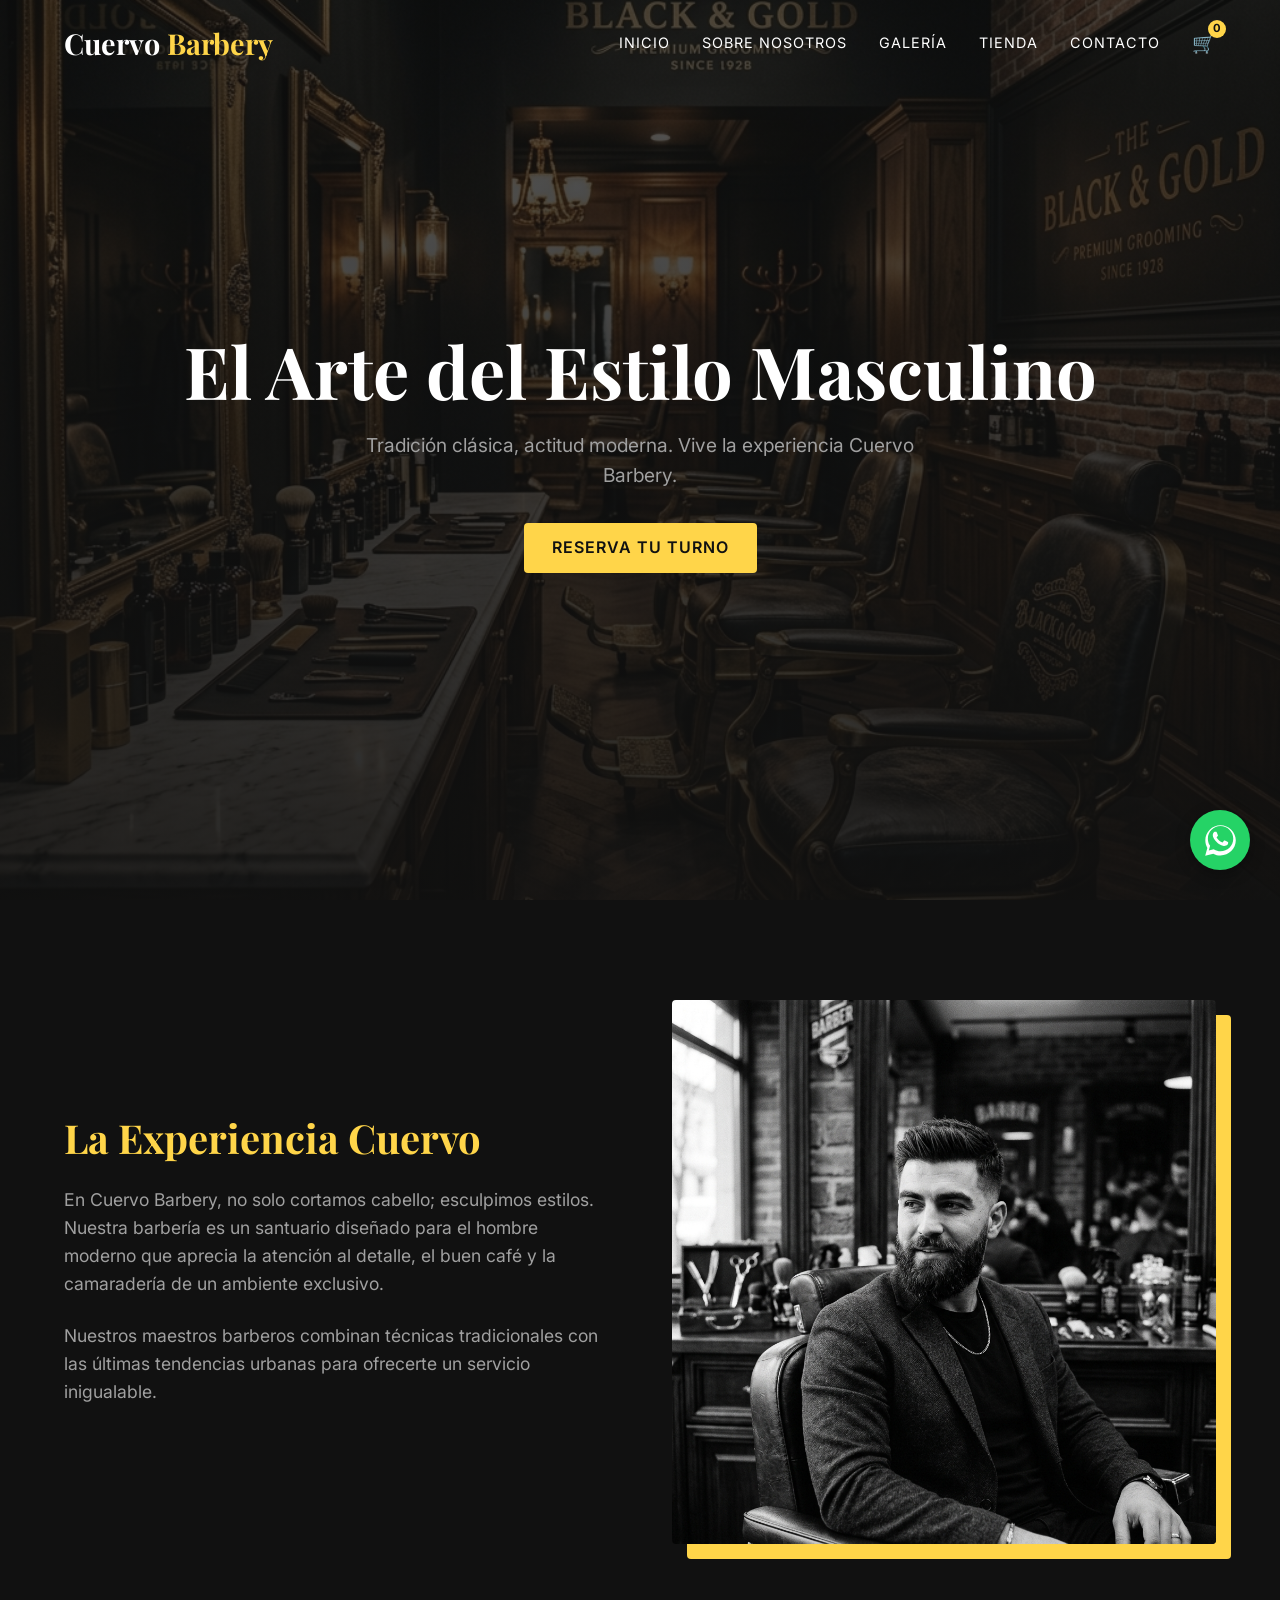
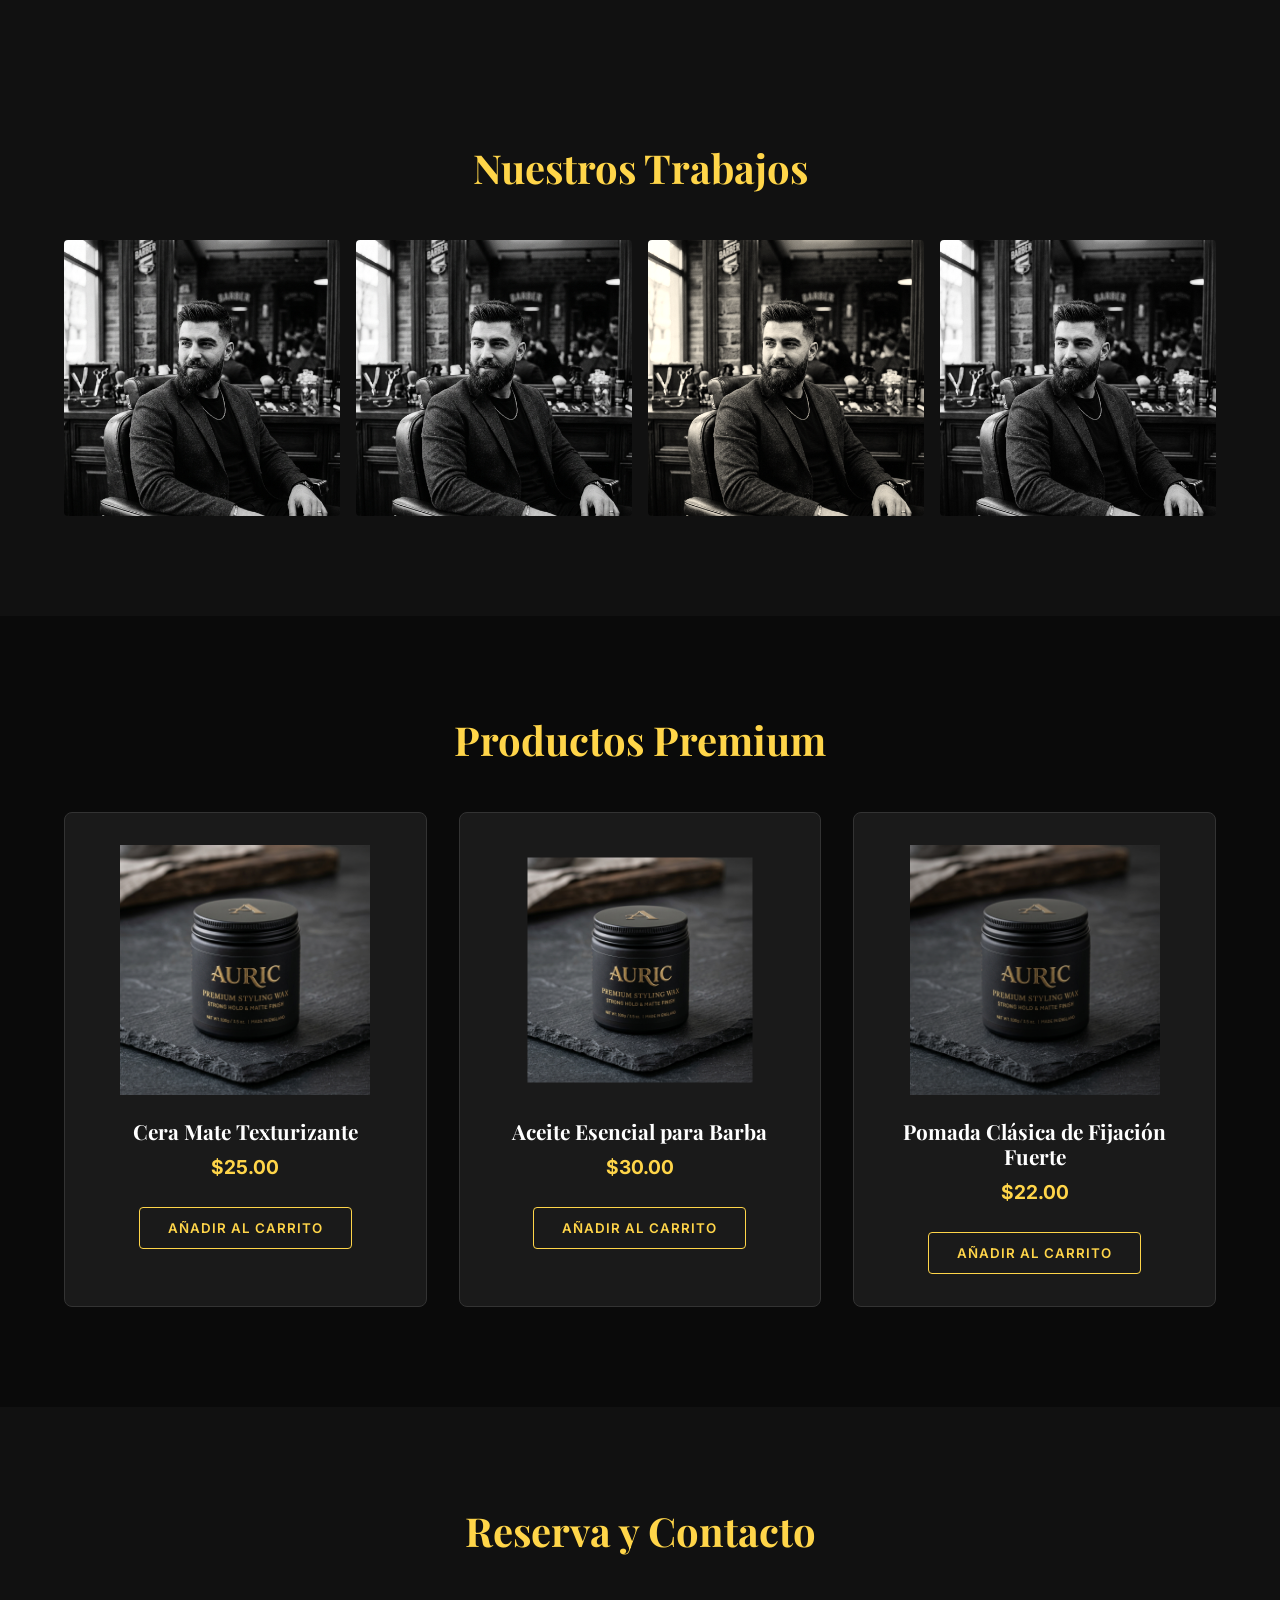
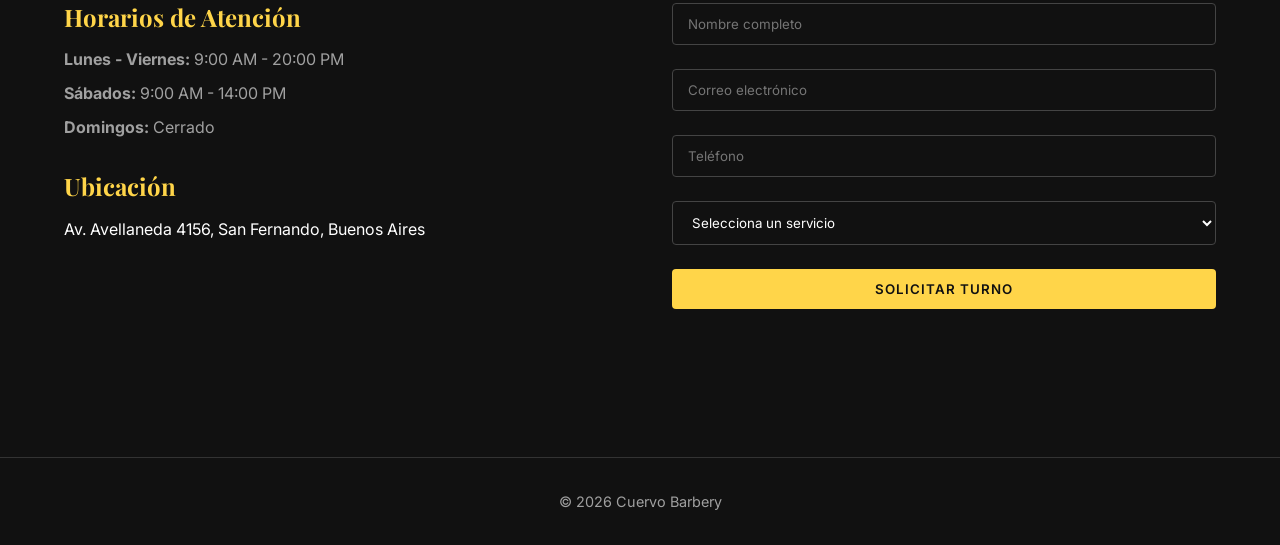
<file: index.html>
<!DOCTYPE html>
<html lang="es">

<head>
    <meta charset="UTF-8">
    <meta name="viewport" content="width=device-width, initial-scale=1.0">
    <title>Cuervo Barbery | Barbería Clásica y Moderna</title>
    <meta name="description"
        content="Cuervo Barbery es una barbería de alto nivel que combina la tradición clásica con tendencias urbanas modernas. Reserva tu turno hoy.">
    <link rel="preconnect" href="https://fonts.googleapis.com">
    <link rel="preconnect" href="https://fonts.gstatic.com" crossorigin>
    <link
        href="https://fonts.googleapis.com/css2?family=Inter:wght@300;400;500;600&family=Playfair+Display:ital,wght@0,400;0,600;0,700;1,400&display=swap"
        rel="stylesheet">
    <link rel="stylesheet" href="css/styles.css">
</head>

<body>
    <!-- Navbar -->
    <header class="navbar" id="navbar">
        <div class="container nav-container">
            <a href="#" class="logo">Cuervo <span>Barbery</span></a>
            <nav>
                <ul class="nav-links">
                    <li><a href="#inicio">Inicio</a></li>
                    <li><a href="#sobre-nosotros">Sobre Nosotros</a></li>
                    <li><a href="#galeria">Galería</a></li>
                    <li><a href="#tienda">Tienda</a></li>
                    <li><a href="#contacto">Contacto</a></li>
                </ul>
                <div class="cart-icon" id="cart-icon">
                    🛒 <span class="cart-count">0</span>
                    <div class="cart-dropdown" id="cart-dropdown">
                        <a href="checkout.html" class="btn btn-primary"
                            style="padding: 8px 15px; font-size: 0.8rem; width: 100%;">Ir al Checkout</a>
                    </div>
                </div>
                <div class="hamburger">
                    <span class="bar"></span>
                    <span class="bar"></span>
                    <span class="bar"></span>
                </div>
            </nav>
        </div>
    </header>

    <!-- Hero Section -->
    <section id="inicio" class="hero">
        <div class="hero-content container">
            <h1>El Arte del Estilo Masculino</h1>
            <p>Tradición clásica, actitud moderna. Vive la experiencia Cuervo Barbery.</p>
            <a href="#contacto" class="btn btn-primary">Reserva tu Turno</a>
        </div>
    </section>

    <!-- Sobre Nosotros -->
    <section id="sobre-nosotros" class="about section">
        <div class="container about-grid">
            <div class="about-text">
                <h2>La Experiencia Cuervo</h2>
                <p>En Cuervo Barbery, no solo cortamos cabello; esculpimos estilos. Nuestra barbería es un santuario
                    diseñado para el hombre moderno que aprecia la atención al detalle, el buen café y la camaradería de
                    un ambiente exclusivo.</p>
                <p>Nuestros maestros barberos combinan técnicas tradicionales con las últimas tendencias urbanas para
                    ofrecerte un servicio inigualable.</p>
            </div>
            <div class="about-image">
                <img src="images/gallery_1.png" alt="Barbero trabajando en corte moderno">
            </div>
        </div>
    </section>

    <!-- Galería -->
    <section id="galeria" class="gallery section">
        <div class="container">
            <h2 class="section-title">Nuestros Trabajos</h2>
            <div class="gallery-grid">
                <div class="gallery-item"><img src="images/gallery_1.png" alt="Corte 1"></div>
                <div class="gallery-item"><img src="images/gallery_1.png" alt="Corte 2" style="filter: hue-rotate(20deg);">
                </div>
                <div class="gallery-item"><img src="images/gallery_1.png" alt="Corte 3" style="filter: sepia(0.3);"></div>
                <div class="gallery-item"><img src="images/gallery_1.png" alt="Corte 4" style="filter: grayscale(80%);">
                </div>
            </div>
        </div>
    </section>

    <!-- Tienda Online -->
    <section id="tienda" class="shop section bg-darker">
        <div class="container">
            <h2 class="section-title">Productos Premium</h2>
            <div class="shop-grid">
                <!-- Producto 1 -->
                <div class="product-card">
                    <div class="product-img-wrapper">
                        <img src="images/product_wax.png" alt="Cera Mate Cuervo">
                    </div>
                    <div class="product-info">
                        <h3>Cera Mate Texturizante</h3>
                        <p class="price">$25.00</p>
                        <button class="btn btn-outline add-to-cart">Añadir al Carrito</button>
                    </div>
                </div>
                <!-- Producto 2 -->
                <div class="product-card">
                    <div class="product-img-wrapper">
                        <img src="images/product_wax.png" alt="Aceite para Barba" style="transform: scale(0.9);">
                    </div>
                    <div class="product-info">
                        <h3>Aceite Esencial para Barba</h3>
                        <p class="price">$30.00</p>
                        <button class="btn btn-outline add-to-cart">Añadir al Carrito</button>
                    </div>
                </div>
                <!-- Producto 3 -->
                <div class="product-card">
                    <div class="product-img-wrapper">
                        <img src="images/product_wax.png" alt="Pomada Clásica" style="filter: brightness(0.8);">
                    </div>
                    <div class="product-info">
                        <h3>Pomada Clásica de Fijación Fuerte</h3>
                        <p class="price">$22.00</p>
                        <button class="btn btn-outline add-to-cart">Añadir al Carrito</button>
                    </div>
                </div>
            </div>
        </div>
    </section>

    <!-- Contacto -->
    <section id="contacto" class="contact section">
        <div class="container">
            <h2 class="section-title">Reserva y Contacto</h2>
            <div class="contact-grid">
                <div class="contact-info">
                    <h3>Horarios de Atención</h3>
                    <ul>
                        <li><strong>Lunes - Viernes:</strong> 9:00 AM - 20:00 PM</li>
                        <li><strong>Sábados:</strong> 9:00 AM - 14:00 PM</li>
                        <li><strong>Domingos:</strong> Cerrado</li>
                    </ul>
                    <h3>Ubicación</h3>
                    <p>Av. Avellaneda 4156, San Fernando, Buenos Aires</p>
                </div>
                <div class="contact-form-container">
                    <form class="contact-form">
                        <input type="text" placeholder="Nombre completo" required>
                        <input type="email" placeholder="Correo electrónico" required>
                        <input type="tel" placeholder="Teléfono" required>
                        <select required>
                            <option value="" disabled selected>Selecciona un servicio</option>
                            <option value="corte">Corte de Cabello</option>
                            <option value="barba">Arreglo de Barba</option>
                            <option value="ambos">Corte + Barba</option>
                        </select>
                        <button type="submit" class="btn btn-primary">Solicitar Turno</button>
                    </form>
                </div>
            </div>
        </div>
    </section>

    <!-- Footer -->
    <footer>
        <div class="container">
            <p>&copy; 2026 Cuervo Barbery</p>
        </div>
    </footer>

    <!-- WhatsApp Flotante -->
    <a href="https://wa.me/1234567890?text=Hola,%20quisiera%20reservar%20un%20turno%20en%20Cuervo%20Barbery."
        class="whatsapp-btn" target="_blank" rel="noopener noreferrer">
        <svg xmlns="http://www.w3.org/2000/svg" viewBox="0 0 448 512" fill="#fff">
            <path
                d="M380.9 97.1C339 55.1 283.2 32 223.9 32c-122.4 0-222 99.6-222 222 0 39.1 10.2 77.3 29.6 111L0 480l117.7-30.9c32.4 17.7 68.9 27 106.1 27h.1c122.3 0 224.1-99.6 224.1-222 0-59.3-25.2-115-67.1-157zM223.9 413.4c-33 0-65.4-8.9-94-25.7l-6.7-4-69.8 18.3L72 334.2l-4.4-7c-18.5-29.4-28.2-63.3-28.2-98.2 0-101.7 82.8-184.5 184.6-184.5 49.3 0 95.6 19.2 130.4 54.1 34.8 34.9 56.2 81.2 56.1 130.5 0 101.8-84.9 184.3-186.6 184.3zm101.2-138.2c-5.5-2.8-32.8-16.2-37.9-18-5.1-1.9-8.8-2.8-12.5 2.8-3.7 5.6-14.3 18-17.6 21.8-3.2 3.7-6.5 4.2-12 1.4-32.6-16.3-54-29.1-75.5-66-5.7-9.8 5.7-9.1 16.3-30.3 1.8-3.7.9-6.9-.5-9.7-1.4-2.8-12.5-30.1-17.1-41.2-4.5-10.8-9.1-9.3-12.5-9.5-3.2-.2-6.9-.2-10.6-.2-3.7 0-9.7 1.4-14.8 6.9-5.1 5.6-19.4 19-19.4 46.3 0 27.3 19.9 53.7 22.6 57.4 2.8 3.7 39.1 59.7 94.8 83.8 35.2 15.2 49 16.5 66.6 13.9 10.7-1.6 32.8-13.4 37.4-26.4 4.6-13 4.6-24.1 3.2-26.4-1.3-2.5-5-3.9-10.5-6.6z" />
        </svg>
    </a>

    <script src="js/main.js"></script>
</body>

</html>
</file>
<file: css/styles.css>
:root {
    --color-bg: #111111;
    --color-bg-darker: #0a0a0a;
    --color-primary: #ffd549;
    /* Dorado envejecido */
    --color-primary-hover: #e5c158;
    --color-text: #ffffff;
    --color-text-muted: #a0a0a0;
    --font-serif: 'Playfair Display', serif;
    --font-sans: 'Inter', sans-serif;
    --transition: all 0.3s cubic-bezier(0.25, 0.8, 0.25, 1);
}

/* Reset & Base */
* {
    margin: 0;
    padding: 0;
    box-sizing: border-box;
}

html {
    scroll-behavior: smooth;
}

body {
    font-family: var(--font-sans);
    background-color: var(--color-bg);
    color: var(--color-text);
    line-height: 1.6;
    overflow-x: hidden;
}

h1,
h2,
h3,
h4 {
    font-family: var(--font-serif);
    font-weight: 700;
    line-height: 1.2;
}

a {
    text-decoration: none;
    color: inherit;
    transition: var(--transition);
}

ul {
    list-style: none;
}

img {
    max-width: 100%;
    display: block;
}

.container {
    width: 90%;
    max-width: 1200px;
    margin: 0 auto;
}

.section {
    padding: 100px 0;
}

.bg-darker {
    background-color: var(--color-bg-darker);
}

.section-title {
    text-align: center;
    font-size: 2.5rem;
    margin-bottom: 3rem;
    color: var(--color-primary);
}

/* Buttons */
.btn {
    display: inline-block;
    padding: 12px 28px;
    font-family: var(--font-sans);
    font-weight: 600;
    text-transform: uppercase;
    letter-spacing: 1px;
    cursor: pointer;
    border: none;
    transition: var(--transition);
    border-radius: 4px;
}

.btn-primary {
    background-color: var(--color-primary);
    color: var(--color-bg);
}

.btn-primary:hover {
    background-color: var(--color-primary-hover);
    transform: translateY(-2px);
    box-shadow: 0 4px 15px rgba(212, 175, 55, 0.3);
}

.btn-outline {
    background-color: transparent;
    border: 1px solid var(--color-primary);
    color: var(--color-primary);
}

.btn-outline:hover {
    background-color: var(--color-primary);
    color: var(--color-bg);
}

/* Navbar */
.navbar {
    position: fixed;
    top: 0;
    left: 0;
    width: 100%;
    padding: 20px 0;
    z-index: 1000;
    transition: var(--transition);
    background-color: transparent;
}

.navbar.scrolled {
    background-color: rgba(17, 17, 17, 0.95);
    backdrop-filter: blur(10px);
    padding: 15px 0;
    box-shadow: 0 2px 10px rgba(0, 0, 0, 0.5);
}

.nav-container {
    display: flex;
    justify-content: space-between;
    align-items: center;
}

.logo {
    font-family: var(--font-serif);
    font-size: 1.8rem;
    font-weight: 700;
}

.logo span {
    color: var(--color-primary);
}

nav {
    display: flex;
    align-items: center;
    gap: 2rem;
}

.nav-links {
    display: flex;
    gap: 2rem;
}

.nav-links a {
    font-size: 0.9rem;
    text-transform: uppercase;
    letter-spacing: 1px;
    position: relative;
}

.nav-links a::after {
    content: '';
    position: absolute;
    bottom: -5px;
    left: 0;
    width: 0;
    height: 1px;
    background-color: var(--color-primary);
    transition: var(--transition);
}

.nav-links a:hover::after {
    width: 100%;
}

.cart-icon {
    position: relative;
    cursor: pointer;
    font-size: 1.2rem;
}

.cart-count {
    position: absolute;
    top: -8px;
    right: -10px;
    background-color: var(--color-primary);
    color: var(--color-bg);
    font-size: 0.7rem;
    font-weight: bold;
    width: 18px;
    height: 18px;
    border-radius: 50%;
    display: flex;
    align-items: center;
    justify-content: center;
}

.hamburger {
    display: none;
    cursor: pointer;
}

.bar {
    display: block;
    width: 25px;
    height: 2px;
    margin: 5px auto;
    background-color: var(--color-text);
    transition: var(--transition);
}

/* Hero Section */
.hero {
    height: 100vh;
    background: linear-gradient(rgba(17, 17, 17, 0.7), rgba(17, 17, 17, 0.9)), url('../images/hero_bg.png') center/cover no-repeat;
    display: flex;
    align-items: center;
    justify-content: center;
    text-align: center;
}

.hero-content h1 {
    font-size: 4.5rem;
    margin-bottom: 1rem;
    animation: fadeInDown 1s ease;
}

.hero-content p {
    font-size: 1.2rem;
    color: var(--color-text-muted);
    margin-bottom: 2rem;
    max-width: 600px;
    margin-left: auto;
    margin-right: auto;
    animation: fadeInUp 1s ease 0.3s;
    animation-fill-mode: backwards;
}

/* About Section */
.about-grid {
    display: grid;
    grid-template-columns: 1fr 1fr;
    gap: 4rem;
    align-items: center;
}

.about-text h2 {
    font-size: 2.5rem;
    margin-bottom: 1.5rem;
    color: var(--color-primary);
}

.about-text p {
    color: var(--color-text-muted);
    margin-bottom: 1.5rem;
    font-size: 1.1rem;
}

.about-image img {
    border-radius: 4px;
    box-shadow: 15px 15px 0 var(--color-primary);
    transition: var(--transition);
}

.about-image:hover img {
    transform: translate(-5px, -5px);
    box-shadow: 20px 20px 0 var(--color-primary);
}

/* Gallery Section */
.gallery-grid {
    display: grid;
    grid-template-columns: repeat(auto-fit, minmax(250px, 1fr));
    gap: 1rem;
}

.gallery-item {
    overflow: hidden;
    border-radius: 4px;
    aspect-ratio: 1;
}

.gallery-item img {
    width: 100%;
    height: 100%;
    object-fit: cover;
    transition: var(--transition);
}

.gallery-item:hover img {
    transform: scale(1.1);
    filter: brightness(1.2) !important;
}

/* Shop Section */
.shop-grid {
    display: grid;
    grid-template-columns: repeat(auto-fit, minmax(300px, 1fr));
    gap: 2rem;
}

.product-card {
    background-color: #1a1a1a;
    border: 1px solid #333;
    border-radius: 8px;
    padding: 2rem;
    text-align: center;
    transition: var(--transition);
}

.product-card:hover {
    border-color: var(--color-primary);
    transform: translateY(-5px);
}

.product-img-wrapper {
    height: 250px;
    display: flex;
    align-items: center;
    justify-content: center;
    margin-bottom: 1.5rem;
}

.product-img-wrapper img {
    max-height: 100%;
}

.product-info h3 {
    font-size: 1.3rem;
    margin-bottom: 0.5rem;
}

.product-info .price {
    color: var(--color-primary);
    font-weight: bold;
    font-size: 1.2rem;
    margin-bottom: 1.5rem;
}

/* Contact Section */
.contact-grid {
    display: grid;
    grid-template-columns: 1fr 1fr;
    gap: 4rem;
    margin-bottom: 3rem;
}

.contact-info h3 {
    font-size: 1.5rem;
    margin-bottom: 1rem;
    color: var(--color-primary);
}

.contact-info ul {
    margin-bottom: 2rem;
    color: var(--color-text-muted);
}

.contact-info li {
    margin-bottom: 0.5rem;
}

.contact-form {
    display: flex;
    flex-direction: column;
    gap: 1.5rem;
}

.contact-form input,
.contact-form select {
    padding: 12px 15px;
    background-color: transparent;
    border: 1px solid #444;
    color: var(--color-text);
    font-family: var(--font-sans);
    border-radius: 4px;
    transition: var(--transition);
}

.contact-form input:focus,
.contact-form select:focus {
    outline: none;
    border-color: var(--color-primary);
}

.contact-form select option {
    background-color: var(--color-bg);
}

.map-container {
    border-radius: 8px;
    overflow: hidden;
    filter: grayscale(100%) invert(90%) contrast(1.2);
}

/* Footer */
footer {
    text-align: center;
    padding: 2rem 0;
    border-top: 1px solid #333;
    color: var(--color-text-muted);
    font-size: 0.9rem;
}

/* WhatsApp Button */
.whatsapp-btn {
    position: fixed;
    bottom: 30px;
    right: 30px;
    width: 60px;
    height: 60px;
    background-color: #25d366;
    border-radius: 50%;
    display: flex;
    align-items: center;
    justify-content: center;
    box-shadow: 0 4px 15px rgba(0, 0, 0, 0.3);
    z-index: 1000;
    transition: var(--transition);
    animation: pulse 2s infinite;
}

.whatsapp-btn svg {
    width: 35px;
    height: 35px;
}

.whatsapp-btn:hover {
    transform: scale(1.1);
    background-color: #20b858;
}

/* Animations */
@keyframes fadeInDown {
    from {
        opacity: 0;
        transform: translateY(-30px);
    }

    to {
        opacity: 1;
        transform: translateY(0);
    }
}

@keyframes fadeInUp {
    from {
        opacity: 0;
        transform: translateY(30px);
    }

    to {
        opacity: 1;
        transform: translateY(0);
    }
}

@keyframes pulse {
    0% {
        box-shadow: 0 0 0 0 rgba(37, 211, 102, 0.7);
    }

    70% {
        box-shadow: 0 0 0 15px rgba(37, 211, 102, 0);
    }

    100% {
        box-shadow: 0 0 0 0 rgba(37, 211, 102, 0);
    }
}

/* Mobile Responsive */
@media (max-width: 768px) {
    .nav-links {
        position: fixed;
        top: 0;
        right: -100%;
        width: 70%;
        height: 100vh;
        background-color: rgba(17, 17, 17, 0.98);
        flex-direction: column;
        align-items: center;
        justify-content: center;
        transition: var(--transition);
    }

    .nav-links.active {
        right: 0;
    }

    .hamburger {
        display: block;
        z-index: 1001;
    }

    .hamburger.active .bar:nth-child(2) {
        opacity: 0;
    }

    .hamburger.active .bar:nth-child(1) {
        transform: translateY(7px) rotate(45deg);
    }

    .hamburger.active .bar:nth-child(3) {
        transform: translateY(-7px) rotate(-45deg);
    }

    .hero-content h1 {
        font-size: 3rem;
    }

    .about-grid,
    .contact-grid {
        grid-template-columns: 1fr;
        gap: 2rem;
    }

    .about-image img {
        box-shadow: 8px 8px 0 var(--color-primary);
    }
}

/* Cart Dropdown */
.cart-dropdown {
    position: absolute;
    top: 100%;
    right: -10px;
    width: 200px;
    background-color: var(--color-bg-darker);
    border: 1px solid #333;
    border-radius: 4px;
    padding: 15px;
    display: none;
    flex-direction: column;
    gap: 10px;
    box-shadow: 0 5px 15px rgba(0, 0, 0, 0.5);
    z-index: 100;
}

.cart-dropdown.has-items {
    display: flex;
}

/* Checkout Page */
.checkout-page {
    background-color: var(--color-bg-darker);
}

.checkout-container {
    padding-top: 120px;
    padding-bottom: 80px;
}

.checkout-title {
    text-align: center;
    color: var(--color-primary);
    margin-bottom: 3rem;
}

.checkout-grid {
    display: grid;
    grid-template-columns: 2fr 1fr;
    gap: 3rem;
}

@media (max-width: 900px) {
    .checkout-grid {
        grid-template-columns: 1fr;
    }
}

.checkout-form-section,
.order-summary-section {
    background-color: var(--color-bg);
    padding: 2rem;
    border-radius: 8px;
    border: 1px solid #333;
}

.checkout-form-section h2,
.order-summary-section h2 {
    font-size: 1.5rem;
    margin-bottom: 1.5rem;
    border-bottom: 1px solid #333;
    padding-bottom: 0.5rem;
}

.mt-4 {
    margin-top: 2rem;
}

.mb-4 {
    margin-bottom: 2rem;
}

.form-group {
    margin-bottom: 1rem;
}

.contact-form input {
    width: 100%;
}

.payment-methods {
    border: 1px solid #444;
    border-radius: 4px;
    padding: 1rem;
    background-color: rgba(255, 255, 255, 0.02);
}

.payment-option {
    display: flex;
    align-items: flex-start;
    gap: 15px;
}

.payment-option label {
    display: flex;
    flex-direction: column;
    cursor: pointer;
}

.payment-option label strong {
    color: #009ee3;
    /* MP Color */
    font-size: 1.1rem;
}

.payment-option label span {
    font-size: 0.9rem;
    color: var(--color-text-muted);
}

.card-icons {
    display: flex;
    gap: 10px;
    margin-top: 10px;
}

.card-icons img {
    background: white;
    padding: 3px;
    border-radius: 3px;
}

.security-badges {
    display: flex;
    gap: 20px;
    margin-top: 1.5rem;
    padding: 1rem;
    background-color: #0d1b11;
    border: 1px solid #1a3a22;
    border-radius: 4px;
    justify-content: center;
}

.badge {
    color: #4ade80;
    font-weight: 500;
    display: flex;
    align-items: center;
    gap: 5px;
}

/* Order Summary */
.order-item {
    display: flex;
    justify-content: space-between;
    align-items: center;
    padding-bottom: 1rem;
    border-bottom: 1px solid #333;
    margin-bottom: 1rem;
}

.item-info {
    display: flex;
    flex-direction: column;
}

.item-info span {
    color: var(--color-text-muted);
    font-size: 0.9rem;
}

.item-price {
    font-weight: bold;
}

.order-total {
    margin-top: 2rem;
}

.total-row {
    display: flex;
    justify-content: space-between;
    margin-bottom: 0.5rem;
}

.final-total {
    font-size: 1.5rem;
    font-weight: bold;
    color: var(--color-primary);
    border-top: 1px solid #333;
    padding-top: 1rem;
    margin-top: 1rem;
}

/* Success Page */
.success-page {
    display: flex;
    align-items: center;
    justify-content: center;
    height: 100vh;
}

.text-center {
    text-align: center;
}

.success-icon {
    font-size: 4rem;
    color: #4ade80;
    margin-bottom: 1rem;
}

.order-details-card {
    background-color: var(--color-bg);
    padding: 2rem;
    border-radius: 8px;
    border: 1px solid #333;
    display: inline-block;
    text-align: left;
}

.order-details-card h3 {
    margin-bottom: 1rem;
    color: var(--color-primary);
}
</file>
